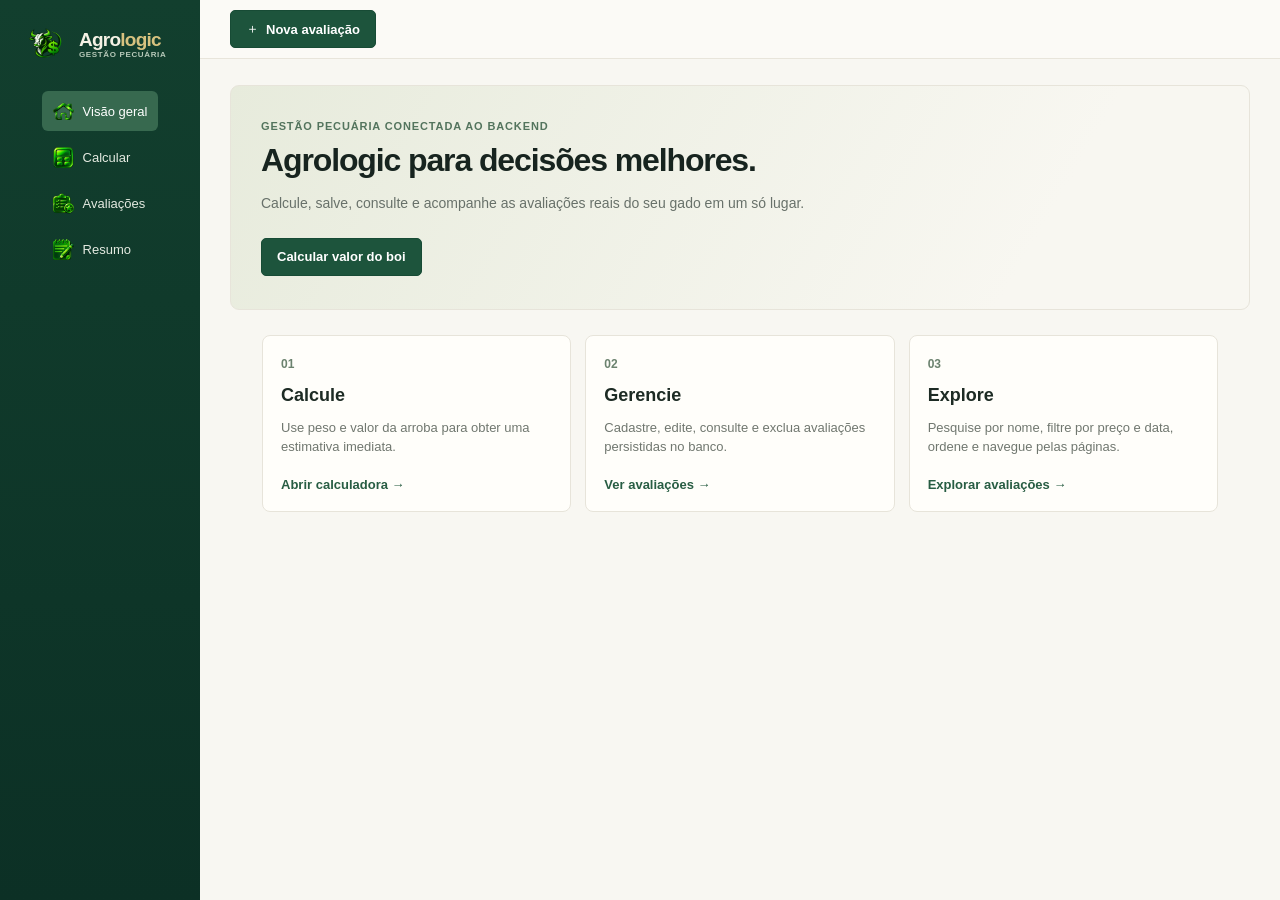
<file: frontend/index.html>
<!doctype html>
<html lang="pt-BR">
  <head>
    <meta charset="UTF-8" />
    <meta name="viewport" content="width=device-width, initial-scale=1.0" />
    <meta name="api-base-url" content="http://127.0.0.1:5000" />
    <title>Agrologic | Gestão pecuária</title>
    <link rel="icon" type="image/png" href="./assets/agrologic-logo.png" />
    <link rel="stylesheet" href="./style.css" />
  </head>
  <body>
    <script src="./app.js" defer></script>
  </body>
</html>
</file>
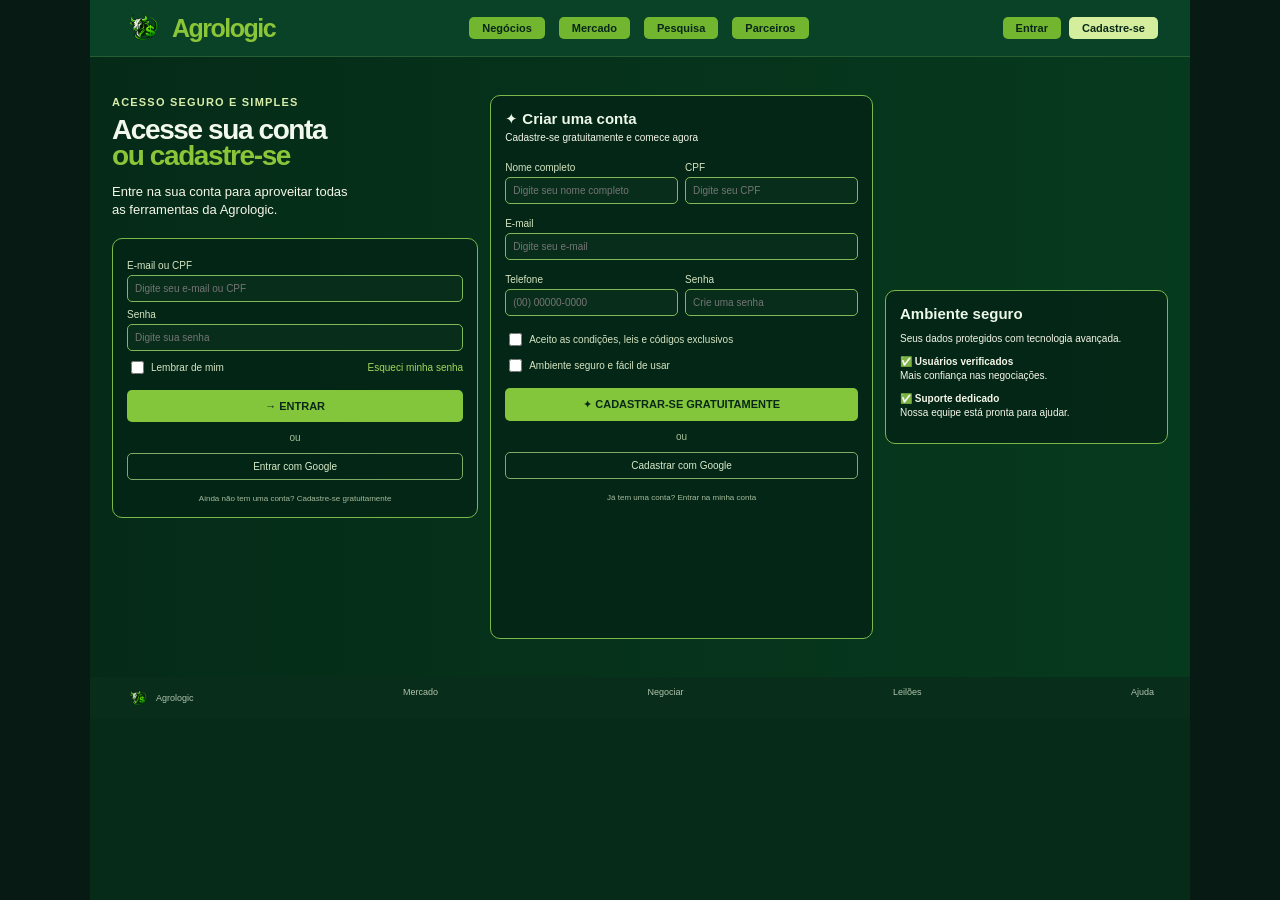
<file: frontend/conta.html>
<!doctype html>
<html lang="pt-BR"><head><meta charset="UTF-8"><meta name="viewport" content="width=device-width, initial-scale=1.0"><title>Agrologic | Conta</title><link rel="icon" type="image/png" href="assets/agrologic-logo.png"><link rel="stylesheet" href="style.css"></head><body><div class="site"><header class="topbar"><a class="brand" href="index.html"><img class="brand-logo" src="assets/agrologic-logo.png" alt=""> <span class="brand-name">Agro<span>logic</span></span></a><nav><a href="#">Negócios</a><a href="#">Mercado</a><a href="#">Pesquisa</a><a href="#">Parceiros</a></nav><div class="header-actions"><a class="small-btn" href="conta.html">Entrar</a><a class="small-btn light" href="conta.html">Cadastre-se</a></div></header><main class="account"><section class="account-intro"><p class="eyebrow">Acesso seguro e simples</p><h1>Acesse sua conta<br><strong>ou cadastre-se</strong></h1><p>Entre na sua conta para aproveitar todas as ferramentas da Agrologic.</p><form class="account-panel"><label>E-mail ou CPF<input required placeholder="Digite seu e-mail ou CPF"></label><label>Senha<input required type="password" placeholder="Digite sua senha"></label><label class="check"><input type="checkbox"> Lembrar de mim <a href="#">Esqueci minha senha</a></label><button class="primary" type="submit">→ ENTRAR</button><div class="or">ou</div><button class="outline" type="button">Entrar com Google</button><small>Ainda não tem uma conta? <a href="#cadastro">Cadastre-se gratuitamente</a></small></form></section><form class="register" id="cadastro"><h2>✦ Criar uma conta</h2><p>Cadastre-se gratuitamente e comece agora</p><div class="two"><label>Nome completo<input required placeholder="Digite seu nome completo"></label><label>CPF<input required placeholder="Digite seu CPF"></label></div><label>E-mail<input required type="email" placeholder="Digite seu e-mail"></label><div class="two"><label>Telefone<input placeholder="(00) 00000-0000"></label><label>Senha<input required type="password" placeholder="Crie uma senha"></label></div><label class="check"><input required type="checkbox"> Aceito as condições, leis e códigos exclusivos</label><label class="check"><input type="checkbox"> Ambiente seguro e fácil de usar</label><button class="primary" type="submit">✦ CADASTRAR-SE GRATUITAMENTE</button><div class="or">ou</div><button class="outline" type="button">Cadastrar com Google</button><small>Já tem uma conta? <a href="conta.html">Entrar na minha conta</a></small></form><aside class="trust"><h2>Ambiente seguro</h2><p>Seus dados protegidos com tecnologia avançada.</p><p>✅ <b>Usuários verificados</b><br>Mais confiança nas negociações.</p><p>✅ <b>Suporte dedicado</b><br>Nossa equipe está pronta para ajudar.</p></aside></main><footer><span class="footer-brand"><img class="brand-logo" src="assets/agrologic-logo.png" alt=""> Agrologic</span><span>Mercado</span><span>Negociar</span><span>Leilões</span><span>Ajuda</span></footer></div></body></html>
</file>
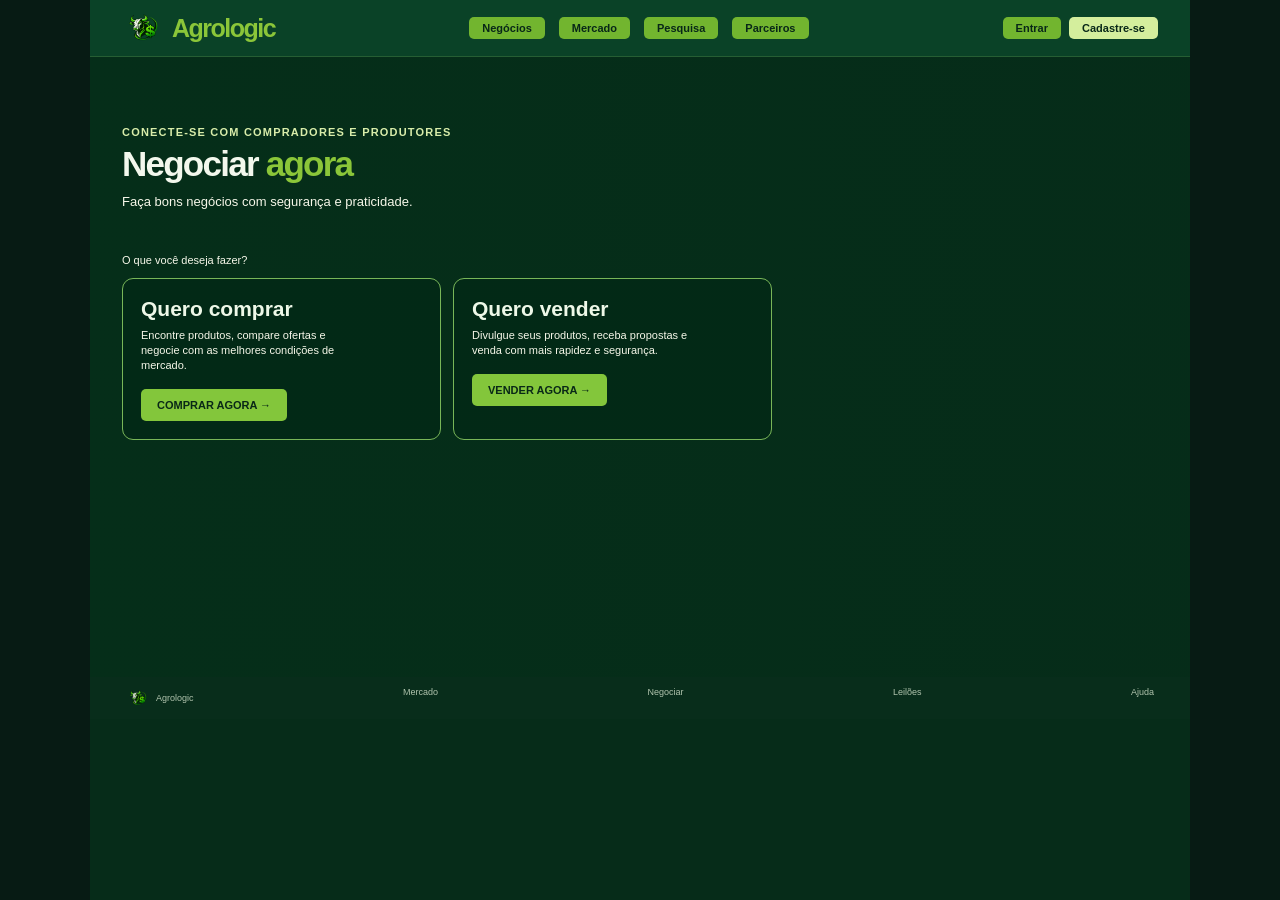
<file: frontend/negociar.html>
<!doctype html>
<html lang="pt-BR"><head><meta charset="UTF-8"><meta name="viewport" content="width=device-width, initial-scale=1.0"><title>Agrologic | Negociar</title><link rel="icon" type="image/png" href="assets/agrologic-logo.png"><link rel="stylesheet" href="style.css"></head><body><div class="site"><header class="topbar"><a class="brand" href="index.html"><img class="brand-logo" src="assets/agrologic-logo.png" alt=""> <span class="brand-name">Agro<span>logic</span></span></a><nav><a href="#">Negócios</a><a href="#">Mercado</a><a href="#">Pesquisa</a><a href="#">Parceiros</a></nav><div class="header-actions"><a class="small-btn" href="conta.html">Entrar</a><a class="small-btn light" href="conta.html">Cadastre-se</a></div></header><main class="negotiate"><div class="negotiate-copy"><p class="eyebrow">Conecte-se com compradores e produtores</p><h1>Negociar <strong>agora</strong></h1><p>Faça bons negócios com segurança e praticidade.</p><p class="question">O que você deseja fazer?</p><div class="choice-grid"><article class="choice"><h2>Quero comprar</h2><p>Encontre produtos, compare ofertas e negocie com as melhores condições de mercado.</p><a class="primary" href="conta.html">COMPRAR AGORA →</a></article><article class="choice"><h2>Quero vender</h2><p>Divulgue seus produtos, receba propostas e venda com mais rapidez e segurança.</p><a class="primary" href="conta.html">VENDER AGORA →</a></article></div></div></main><footer><span class="footer-brand"><img class="brand-logo" src="assets/agrologic-logo.png" alt=""> Agrologic</span><span>Mercado</span><span>Negociar</span><span>Leilões</span><span>Ajuda</span></footer></div></body></html>
</file>
<file: frontend/style.css>
:root { color: #edf7e9; background: #071b14; font-family: 'Trebuchet MS', sans-serif; }
* { box-sizing: border-box; }
body { margin: 0; min-width: 320px; background: #071b14; }
button, input { font: inherit; }
button { cursor: pointer; }
.app-shell { width: min(1180px, calc(100% - 24px)); min-height: 100vh; margin: 0 auto; background: #0b3928; border: 1px solid rgba(155, 211, 96, .2); box-shadow: 0 20px 60px rgba(0, 0, 0, .25); }
.topbar { display: flex; align-items: center; justify-content: space-between; gap: 24px; padding: 18px 28px; background: #082b20; border-bottom: 1px solid rgba(167, 220, 105, .18); }
.brand { display: inline-flex; align-items: center; gap: 8px; padding: 0; border: 0; background: none; color: #f2f8ed; font-size: 2rem; font-weight: 900; letter-spacing: -.06em; }
.brand > span:last-child { color: #9bda4c; }
.brand-mark { display: grid; place-items: center; width: 30px; height: 30px; border: 2px solid #a9df62; border-radius: 50%; color: #a9df62; font-size: .9rem; }
nav { display: flex; flex-wrap: wrap; justify-content: flex-end; gap: 8px; }
.nav-btn, .secondary, .table-action, .close { border: 1px solid rgba(159, 211, 99, .24); border-radius: 7px; background: rgba(153, 211, 77, .1); color: #e5f3d5; padding: 9px 13px; }
.nav-btn.active, .nav-btn:hover { background: #8ed33f; color: #102315; }
.primary { border: 0; border-radius: 7px; background: #91d843; color: #102514; padding: 11px 17px; font-weight: 900; }
.secondary:hover, .table-action:hover { background: rgba(163, 219, 84, .23); }
.page, .dashboard { padding: 30px 24px 42px; }
.hero { min-height: 350px; display: flex; align-items: center; padding: 42px; border-radius: 16px; background: linear-gradient(90deg, rgba(5, 31, 21, .94), rgba(5, 31, 21, .4)), url('https://images.unsplash.com/photo-1500595046743-cd271d694d30?auto=format&fit=crop&w=1400&q=85') center/cover; }
.hero > div { max-width: 520px; }
.eyebrow { margin: 0 0 10px; color: #d8f2a1; font-size: .73rem; font-weight: 900; letter-spacing: .13em; text-transform: uppercase; }
h1 { margin: 0 0 14px; color: #f3f8ed; font-size: clamp(2.2rem, 5vw, 3.6rem); line-height: .98; letter-spacing: -.05em; }
h2 { color: #eef8e8; }
.hero p:not(.eyebrow), .intro { max-width: 550px; color: rgba(237, 245, 232, .78); line-height: 1.5; }
.hero .primary { margin-top: 12px; }
.feature-grid { display: grid; grid-template-columns: repeat(3, 1fr); gap: 14px; margin-top: 14px; }
.feature-grid article { min-height: 190px; padding: 20px; border: 1px solid rgba(154, 208, 98, .2); border-radius: 13px; background: linear-gradient(145deg, rgba(20, 87, 51, .68), rgba(7, 35, 24, .75)); }
.feature-grid article > span { color: #9bd94f; font-size: .8rem; font-weight: 900; }
.feature-grid h2 { margin: 16px 0 8px; font-size: 1.35rem; }
.feature-grid p { min-height: 48px; color: rgba(236, 244, 230, .72); line-height: 1.4; }
.feature-grid button { margin-top: 8px; border: 0; background: none; color: #c9eb96; font-weight: 800; }
.panel { padding: 24px; border: 1px solid rgba(157, 207, 101, .2); border-radius: 15px; background: rgba(5, 34, 23, .66); }
.panel h1 { font-size: clamp(2rem, 4vw, 3rem); }
.calculator-panel { max-width: 820px; margin: 0 auto; }
.form-grid { display: grid; grid-template-columns: repeat(2, 1fr); gap: 15px; margin: 24px 0; }
.field { display: flex; flex-direction: column; gap: 7px; color: #dbeebf; font-size: .78rem; font-weight: 800; }
.field input, .filter-grid input, .lookup input { width: 100%; border: 1px solid rgba(156, 204, 100, .24); border-radius: 7px; background: rgba(255, 255, 255, .045); color: #f2f8ed; padding: 11px 12px; outline: none; }
.field input:focus, .filter-grid input:focus, .lookup input:focus { border-color: #9bd856; }
.actions, .lookup, .filter-grid { display: flex; flex-wrap: wrap; gap: 10px; }
.result-box { display: grid; grid-template-columns: repeat(3, 1fr); gap: 12px; margin: 22px 0 14px; padding: 16px; border: 1px solid rgba(159, 217, 89, .25); border-radius: 10px; background: rgba(111, 170, 53, .13); }
.result-box div, .stat { display: flex; flex-direction: column; gap: 7px; }
.result-box span, .stat span, .summary-row span { color: rgba(219, 235, 195, .68); font-size: .72rem; text-transform: uppercase; letter-spacing: .07em; }
.result-box strong { font-size: 1.1rem; }
.error { color: #ffb7b7; font-weight: 700; }
.success { color: #c9f48c; font-weight: 700; }
.panel-title { display: flex; align-items: flex-start; justify-content: space-between; gap: 20px; }
.panel-title h1, .panel-title h2 { margin-bottom: 0; }
.endpoint { color: #a9df62; font-family: monospace; font-size: .78rem; }
.filter-grid { margin: 22px 0 12px; }
.filter-grid input { flex: 1 1 170px; }
.lookup { max-width: 330px; margin-bottom: 20px; }
.lookup input { flex: 1; }
.table-wrap { overflow-x: auto; margin-top: 20px; }
table { width: 100%; border-collapse: collapse; min-width: 760px; }
th, td { padding: 13px 10px; border-bottom: 1px solid rgba(161, 211, 101, .12); text-align: left; font-size: .83rem; }
th { color: #b9e878; font-size: .72rem; text-transform: uppercase; letter-spacing: .06em; }
.table-action { padding: 6px 8px; margin-right: 5px; font-size: .75rem; }
.table-action.danger { color: #ffb4b4; border-color: rgba(255, 125, 125, .22); background: rgba(255, 90, 90, .1); }
.edit-panel { margin-top: 18px; }
.close { padding: 3px 10px; font-size: 1.2rem; }
.stats { display: grid; grid-template-columns: repeat(4, 1fr); gap: 12px; }
.stat { min-height: 92px; padding: 15px; border: 1px solid rgba(155, 210, 97, .15); border-radius: 10px; background: rgba(111, 171, 52, .12); }
.stat strong { font-size: 1.15rem; }
.summary-columns { display: grid; grid-template-columns: repeat(2, 1fr); gap: 18px; margin-top: 25px; }
.summary-list { padding: 18px; border: 1px solid rgba(155, 210, 97, .14); border-radius: 11px; background: rgba(3, 25, 16, .3); }
.summary-list h2 { margin-top: 0; font-size: 1.2rem; }
.summary-row { display: flex; align-items: center; justify-content: space-between; gap: 15px; padding: 13px 0; border-bottom: 1px solid rgba(155, 210, 97, .1); }
.summary-row:last-child { border-bottom: 0; }
.summary-row div { display: flex; flex-direction: column; gap: 5px; }
.empty { color: rgba(227, 239, 214, .68); }
.records-tools { display: grid; grid-template-columns: repeat(2, minmax(0, 1fr)); gap: 12px; margin-top: 22px; }
.tool-form { min-width: 0; padding: 16px; border: 1px solid rgba(155, 210, 97, .14); border-radius: 10px; background: rgba(3, 25, 16, .3); }
.tool-form h2 { margin: 0 0 12px; font-size: 1rem; }
.tool-form .filter-grid { margin: 0 0 10px; }
.tool-form .filter-grid input, .tool-form select { flex: 1 1 130px; min-width: 0; border: 1px solid rgba(156, 204, 100, .24); border-radius: 7px; background: #103b29; color: #f2f8ed; padding: 10px 11px; }
.tool-form .field { flex: 1 1 130px; }
.tool-form .field input { border: 1px solid rgba(156, 204, 100, .24); border-radius: 7px; background: rgba(255, 255, 255, .045); color: #f2f8ed; padding: 10px 11px; }
.tool-row { display: flex; flex-wrap: wrap; gap: 10px; margin-bottom: 10px; }
.tool-row form { display: flex; flex: 1 1 140px; align-items: flex-end; gap: 8px; }
.tool-row form .field { min-width: 0; }
.tool-row .secondary { flex: 0 0 auto; }
.tool-form.lookup { display: block; max-width: none; margin: 0; }
.records-actions { display: flex; justify-content: flex-end; margin-top: 12px; }
.pagination { display: flex; flex-wrap: wrap; align-items: center; justify-content: space-between; gap: 12px; margin-top: 16px; color: rgba(219, 235, 195, .8); font-size: .85rem; }
.pagination label, .pagination > div { display: flex; align-items: center; gap: 8px; }
.pagination select { border: 1px solid rgba(156, 204, 100, .24); border-radius: 7px; background: #103b29; color: #f2f8ed; padding: 8px; }
.pagination button:disabled { cursor: not-allowed; opacity: .45; }
@media (max-width: 800px) { .topbar { align-items: flex-start; flex-direction: column; } .feature-grid, .summary-columns { grid-template-columns: 1fr; } .stats { grid-template-columns: repeat(2, 1fr); } .hero { min-height: 320px; padding: 28px; } }
@media (max-width: 800px) { .records-tools { grid-template-columns: 1fr; } }
@media (max-width: 560px) { .page, .dashboard { padding: 18px 12px 30px; } .panel { padding: 17px; } .form-grid, .result-box { grid-template-columns: 1fr; } .stats { grid-template-columns: 1fr; } .panel-title { flex-direction: column; } .tool-row form { flex-basis: 100%; } .pagination { align-items: flex-start; flex-direction: column; } }:root{font-family:'Trebuchet MS',sans-serif;color:#f6f7e9;background:#f3f4f1;font-synthesis:none;text-rendering:optimizeLegibility;-webkit-font-smoothing:antialiased}*{box-sizing:border-box}body{margin:0;min-width:320px}button,input{font:inherit}a{color:inherit;text-decoration:none}.site{max-width:1100px;margin:0 auto;min-height:100vh;background:#062c19}.topbar{min-height:52px;background:#0a4227;display:flex;align-items:center;gap:28px;padding:9px 32px}.brand{font-size:25px;font-weight:bold;white-space:nowrap}.brand span:last-child,strong{color:#8bc639}.brand-mark{display:inline-grid;place-items:center;border:2px solid #a9d65d;border-radius:50%;color:#a9d65d;width:27px;height:27px;margin-right:5px;font-size:16px}nav{display:flex;gap:14px;flex:1;justify-content:center}nav a,.small-btn{background:#72b52f;color:#082718;border:0;border-radius:5px;padding:5px 13px;font-size:11px;font-weight:bold}.header-actions{display:flex;gap:8px}.small-btn.light{background:#d4ee9d}footer{background:#082d1b;padding:10px 36px;display:flex;justify-content:space-between;color:#b1c4ae;font-size:9px}.home,.account,.negotiate{min-height:620px;background:#0c4827;position:relative;overflow:hidden}.hero{min-height:385px;background:linear-gradient(90deg,rgba(6,43,25,.98),rgba(6,43,25,.75) 39%,rgba(6,43,25,.04)),url('https://images.unsplash.com/photo-1500595046743-cd271d694d30?auto=format&fit=crop&w=1400&q=85') center/cover;padding:38px 42px}.hero-copy{max-width:390px}.eyebrow{color:#d9edaa;text-transform:uppercase;letter-spacing:1.2px;font-size:11px;font-weight:bold;margin:0 0 7px}h1{font-size:37px;line-height:.95;margin:0 0 12px}p{font-size:13px;line-height:1.35}.primary{display:inline-block;border:0;border-radius:5px;background:#83c63b;color:#092817;font-weight:bold;padding:10px 16px;font-size:11px;cursor:pointer}.hero-links{display:flex;gap:12px;margin-top:20px;padding:12px;border:1px solid #75ad46;border-radius:6px;font-size:10px}.feature-grid{display:grid;grid-template-columns:repeat(3,1fr);gap:9px;padding:10px 32px 22px}.feature{min-height:130px;padding:14px;border:1px solid #5d9c48;border-radius:10px;background-position:center;background-size:cover;overflow:hidden}.feature>div{background:rgba(6,42,24,.72);height:100%;margin:-14px;padding:14px}.feature h2{margin:0;font-size:17px}.feature p{margin:5px 0 12px;font-size:11px}.feature a{font-size:9px;padding:7px 10px;background:#d5ee9d;color:#163b20;font-weight:bold;border-radius:4px}.cattle{background-image:url('https://images.unsplash.com/photo-1500595046743-cd271d694d30?auto=format&fit=crop&w=600&q=80')}.market{background-image:url('https://images.unsplash.com/photo-1464226184884-fa280b87c399?auto=format&fit=crop&w=600&q=80')}.auction{background-image:url('https://images.unsplash.com/photo-1516467508483-a7212febe31a?auto=format&fit=crop&w=600&q=80')}.account{display:grid;grid-template-columns:1.1fr 1.15fr .85fr;gap:12px;padding:38px 22px;background:linear-gradient(90deg,rgba(5,43,24,.97),rgba(6,62,31,.78)),url('https://images.unsplash.com/photo-1500076656116-558758c991c1?auto=format&fit=crop&w=1400&q=80') center/cover}.account h1{font-size:28px}.account-intro>p:not(.eyebrow){max-width:250px}.account-panel,.register,.trust{border:1px solid #7ab84c;background:rgba(4,37,22,.9);border-radius:10px;padding:14px}.account-panel{margin-top:20px}.account label,.register label{display:block;color:#d6e5c2;font-size:10px;margin:7px 0}.account input:not([type=checkbox]),.register input:not([type=checkbox]){display:block;width:100%;border:1px solid #81b95a;background:#082d1b;color:white;border-radius:5px;padding:7px;margin-top:4px;font-size:10px}.check{display:flex!important;align-items:center;gap:4px}.check input{accent-color:#83c63b}.check a{margin-left:auto;color:#a7d65e}.account-panel .primary,.register .primary{width:100%;margin-top:6px}.or{text-align:center;margin:10px 0;color:#a6bf99;font-size:10px}.outline{width:100%;color:#d7ebc9;background:transparent;border:1px solid #7eac67;border-radius:5px;padding:7px;font-size:10px}.account small,.register small{display:block;text-align:center;color:#a6bb9d;font-size:8px;margin-top:14px}.register h2,.trust h2{font-size:15px;margin:0}.register p{margin:3px 0 10px;font-size:10px}.two{display:grid;grid-template-columns:1fr 1fr;gap:7px}.trust{align-self:center}.trust p{font-size:10px}.negotiate{background:linear-gradient(90deg,rgba(5,46,25,.98),rgba(5,46,25,.8) 35%,rgba(5,46,25,.1)),url('https://images.unsplash.com/photo-1500076656116-558758c991c1?auto=format&fit=crop&w=1400&q=85') center/cover;padding:68px 32px;min-height:620px}.negotiate-copy{max-width:650px}.negotiate h1{font-size:35px}.question{margin-top:42px;font-size:11px}.choice-grid{display:grid;grid-template-columns:1fr 1fr;gap:12px}.choice{background:rgba(3,42,23,.9);border:1px solid #78b658;border-radius:11px;padding:18px;min-height:160px}.choice h2{margin:0;font-size:21px}.choice p{font-size:11px;max-width:220px;margin:7px 0 16px}@media(max-width:760px){.topbar{padding:10px 14px;gap:8px;flex-wrap:wrap}.brand{font-size:20px}nav{order:3;width:100%;overflow:auto;justify-content:flex-start}.header-actions{margin-left:auto}footer{flex-wrap:wrap;gap:8px;padding:10px 14px}.hero{padding:30px 22px;min-height:390px}.feature-grid{grid-template-columns:1fr;padding:10px 16px 20px}.account{grid-template-columns:1fr;padding:26px 18px}.trust{display:none}.account-panel{margin-top:14px}.negotiate{padding:45px 20px}.choice-grid{grid-template-columns:1fr}.choice{min-height:auto}}
:root { color-scheme: light; }
body.app-view { min-width: 320px; background: #f5f4ee; color: #17241f; font-family: 'Segoe UI', Arial, sans-serif; }
body.app-view * { box-sizing: border-box; }
body.app-view button, body.app-view input, body.app-view select { font: inherit; }
body.app-view button { cursor: pointer; }
body.app-view .app-shell { display: grid; grid-template-columns: 200px minmax(0, 1fr); width: 100%; min-height: 100vh; margin: 0; overflow: hidden; background: #f8f7f2; border: 0; box-shadow: none; }
body.app-view .sidebar { display: flex; flex-direction: column; min-height: 100vh; padding: 22px 14px; background: linear-gradient(180deg, #123f2e 0%, #0c3025 100%); color: #f4f3e8; }
body.app-view .brand { display: flex; align-items: center; gap: 10px; width: 100%; padding: 0 7px 25px; border: 0; background: transparent; color: #f5f3e8; text-align: left; }
body.app-view .brand-logo { display: block; flex: 0 0 48px; width: 48px; height: 44px; object-fit: contain; }
body.app-view .brand-copy { display: grid; gap: 1px; }
body.app-view .brand-copy strong { color: #f4f1e4; font-size: 19px; line-height: 1; letter-spacing: -.04em; }
body.app-view .brand-copy strong span { color: #d7c27f; }
body.app-view .brand-copy small { color: #b7c9b9; font-size: 8px; font-weight: 600; letter-spacing: .08em; }
body.app-view .side-nav { display: grid; align-content: start; gap: 6px; flex: 1; }
body.app-view .side-nav .nav-btn { display: flex; align-items: center; gap: 11px; min-height: 40px; padding: 9px 11px; border: 0; border-radius: 6px; background: transparent; color: #e4eae1; font-size: 13px; font-weight: 500; text-align: left; }
body.app-view .side-nav .nav-btn:hover, body.app-view .side-nav .nav-btn.active { background: #37694f; color: #fff; }
body.app-view .nav-icon { display: inline-grid; width: 19px; place-items: center; color: #d5e0d4; font-size: 16px; }
body.app-view .nav-icon img { display: block; width: 21px; height: 21px; object-fit: contain; }
body.app-view .workspace { min-width: 0; }
body.app-view .topbar { position: relative; z-index: 1; display: flex; align-items: center; justify-content: space-between; min-height: 58px; gap: 16px; padding: 10px 30px; border-bottom: 1px solid #e8e5db; background: #fbfaf6; }
body.app-view .breadcrumb { margin: 0; color: #757b73; font-size: 12px; }
body.app-view .breadcrumb span { margin: 0 7px; color: #b5b7af; }
body.app-view .page, body.app-view .dashboard { width: min(1180px, 100%); margin: 0 auto; padding: 26px 30px 36px; }
body.app-view .page { display: grid; gap: 16px; }
body.app-view .hero { display: flex; align-items: center; min-height: 225px; padding: 30px; border: 1px solid #e7e4da; border-radius: 9px; background: linear-gradient(120deg, #e7ebdc, #f8f7f1 78%); }
body.app-view .hero > div { max-width: 560px; }
body.app-view .hero h1, body.app-view .page h1 { margin: 0 0 9px; color: #17241f; font-size: clamp(24px, 3vw, 32px); font-weight: 700; line-height: 1.15; letter-spacing: -.035em; }
body.app-view .hero p:not(.eyebrow), body.app-view .intro { max-width: 560px; color: #68716a; font-size: 14px; line-height: 1.55; }
body.app-view .eyebrow { margin: 0 0 8px; color: #53745d; font-size: 11px; font-weight: 700; letter-spacing: .08em; text-transform: uppercase; }
body.app-view .hero .primary { margin-top: 9px; }
body.app-view .primary { display: inline-flex; align-items: center; justify-content: center; gap: 7px; min-height: 38px; padding: 9px 15px; border: 1px solid #174b35; border-radius: 5px; background: #1d543c; color: #fff; font-size: 13px; font-weight: 600; }
body.app-view .primary:hover { background: #174630; }
body.app-view .primary:disabled { cursor: wait; opacity: .65; }
body.app-view .secondary, body.app-view .table-action, body.app-view .close { min-height: 36px; padding: 8px 12px; border: 1px solid #d9d8ce; border-radius: 5px; background: #faf9f5; color: #35433b; font-size: 13px; }
body.app-view .secondary:hover, body.app-view .table-action:hover, body.app-view .close:hover { background: #efeee7; }
body.app-view .feature-grid { display: grid; grid-template-columns: repeat(3, minmax(0, 1fr)); gap: 14px; margin-top: 15px; }
body.app-view .feature-grid article { min-height: 165px; padding: 18px; border: 1px solid #e7e4da; border-radius: 8px; background: #fffefa; }
body.app-view .feature-grid article > span { color: #6b826e; font-size: 12px; font-weight: 700; }
body.app-view .feature-grid h2 { margin: 13px 0 6px; color: #1d2b24; font-size: 18px; }
body.app-view .feature-grid p { min-height: 40px; color: #70776f; font-size: 13px; line-height: 1.45; }
body.app-view .feature-grid button { margin: 5px 0 0; padding: 0; border: 0; background: transparent; color: #285d43; font-size: 13px; font-weight: 600; }
body.app-view .panel { min-width: 0; padding: 22px; border: 1px solid #e7e4da; border-radius: 8px; background: #fffefa; box-shadow: 0 2px 8px rgba(31, 44, 35, .035); }
body.app-view .panel h1 { font-size: clamp(23px, 3vw, 29px); }
body.app-view .panel h2 { color: #24352b; }
body.app-view .calculator-panel { max-width: 820px; margin: 0 auto; }
body.app-view .form-grid { display: grid; grid-template-columns: repeat(2, minmax(0, 1fr)); gap: 15px; margin: 22px 0; }
body.app-view .field { display: flex; min-width: 0; flex-direction: column; gap: 6px; color: #35443b; font-size: 12px; font-weight: 600; }
body.app-view .field input, body.app-view .filter-grid input, body.app-view .lookup input, body.app-view .tool-form select { width: 100%; min-width: 0; min-height: 37px; padding: 8px 10px; border: 1px solid #deddd4; border-radius: 5px; outline: none; background: #fbfaf6; color: #25332b; font-size: 13px; }
body.app-view .field input:focus, body.app-view .filter-grid input:focus, body.app-view .lookup input:focus, body.app-view .tool-form select:focus { border-color: #63846b; box-shadow: 0 0 0 2px rgba(65, 108, 76, .12); }
body.app-view .actions, body.app-view .lookup, body.app-view .filter-grid { display: flex; flex-wrap: wrap; gap: 9px; }
body.app-view .result-box { display: grid; grid-template-columns: repeat(3, minmax(0, 1fr)); gap: 12px; margin: 20px 0 12px; padding: 16px; border: 1px solid #dce2d2; border-radius: 7px; background: #edf0e5; }
body.app-view .result-box div, body.app-view .stat { display: flex; min-width: 0; flex-direction: column; gap: 7px; }
body.app-view .result-box span, body.app-view .stat span, body.app-view .summary-row span { color: #70796f; font-size: 11px; }
body.app-view .result-box strong { color: #1e3d2c; font-size: 18px; }
body.app-view .error { color: #b33a32; font-weight: 600; }
body.app-view .success { color: #276344; font-weight: 600; }
body.app-view .panel-title { display: flex; align-items: flex-start; justify-content: space-between; gap: 18px; }
body.app-view .panel-title h1, body.app-view .panel-title h2 { margin-bottom: 0; }
body.app-view .endpoint { color: #6e7c70; font-family: monospace; font-size: 12px; }
body.app-view .filter-grid { margin: 12px 0; }
body.app-view .filter-grid input { flex: 1 1 150px; }
body.app-view .lookup { max-width: 330px; margin-bottom: 15px; }
body.app-view .lookup input { flex: 1; }
body.app-view .table-wrap { overflow-x: auto; margin-top: 17px; border: 1px solid #e9e7df; border-radius: 6px; }
body.app-view table { width: 100%; border-collapse: collapse; min-width: 760px; }
body.app-view th, body.app-view td { padding: 11px 10px; border-bottom: 1px solid #eeece5; color: #37433b; text-align: left; font-size: 12px; }
body.app-view th { background: #edf0e7; color: #344b3a; font-size: 11px; font-weight: 700; }
body.app-view tr:last-child td { border-bottom: 0; }
body.app-view .table-action { min-height: 30px; margin-right: 5px; padding: 5px 8px; font-size: 11px; }
body.app-view .table-action.danger { border-color: #edc9c4; background: #fff8f6; color: #b34338; }
body.app-view .edit-panel { margin-top: 16px; }
body.app-view .close { padding: 2px 10px; font-size: 20px; }
body.app-view .stats { display: grid; grid-template-columns: repeat(4, minmax(0, 1fr)); gap: 11px; margin-top: 18px; }
body.app-view .stat { min-height: 80px; padding: 14px; border: 1px solid #e8e6de; border-radius: 7px; background: #fffefa; }
body.app-view .stat strong { color: #1e3026; font-size: 17px; }
body.app-view .summary-columns { display: grid; grid-template-columns: repeat(2, minmax(0, 1fr)); gap: 14px; margin-top: 17px; }
body.app-view .summary-list { min-width: 0; padding: 16px; border: 1px solid #e8e6de; border-radius: 7px; background: #fffefa; }
body.app-view .summary-list h2 { margin: 0 0 7px; font-size: 15px; }
body.app-view .summary-row { display: flex; align-items: center; justify-content: space-between; gap: 15px; padding: 12px 0; border-bottom: 1px solid #eeece5; }
body.app-view .summary-row:last-child { border-bottom: 0; }
body.app-view .summary-row div { display: flex; min-width: 0; flex-direction: column; gap: 4px; }
body.app-view .summary-row strong { color: #2f3e34; }
body.app-view .empty { color: #717a72; }
body.app-view .records-tools { display: grid; grid-template-columns: repeat(2, minmax(0, 1fr)); gap: 12px; margin-top: 19px; }
body.app-view .tool-form { min-width: 0; padding: 15px; border: 1px solid #e8e6de; border-radius: 7px; background: #fbfaf6; }
body.app-view .tool-form h2 { margin: 0 0 10px; font-size: 14px; }
body.app-view .tool-form .filter-grid { margin: 0 0 10px; }
body.app-view .tool-form .filter-grid input, body.app-view .tool-form select { flex: 1 1 130px; }
body.app-view .tool-form .field { flex: 1 1 130px; }
body.app-view .tool-form .field input { min-height: 35px; }
body.app-view .tool-row { display: flex; flex-wrap: wrap; gap: 10px; margin-bottom: 10px; }
body.app-view .tool-row form { display: flex; flex: 1 1 140px; align-items: flex-end; gap: 8px; }
body.app-view .tool-row form .field { min-width: 0; }
body.app-view .tool-row .secondary { flex: 0 0 auto; }
body.app-view .tool-form.lookup { display: block; max-width: none; margin: 0; }
body.app-view .records-actions { display: flex; justify-content: flex-end; margin-top: 12px; }
body.app-view .pagination { display: flex; flex-wrap: wrap; align-items: center; justify-content: space-between; gap: 12px; margin-top: 14px; color: #68736b; font-size: 12px; }
body.app-view .pagination label, body.app-view .pagination > div { display: flex; align-items: center; gap: 8px; }
body.app-view .pagination select { padding: 7px 9px; border: 1px solid #deddd4; border-radius: 5px; background: #fbfaf6; color: #25332b; }
body.app-view .pagination button:disabled { cursor: not-allowed; opacity: .45; }
.brand-logo { display: block; width: 42px; height: 38px; object-fit: contain; }
.brand-name { color: #f5f3e8; font-size: 25px; font-weight: 700; white-space: nowrap; }
.brand > .brand-name { color: #f5f3e8; }
.brand-name > span { color: #8bc639; }
footer .footer-brand { display: inline-flex; align-items: center; gap: 6px; }
footer .footer-brand .brand-logo { width: 24px; height: 22px; }
@media (max-width: 820px) {
  body.app-view .app-shell { grid-template-columns: 180px minmax(0, 1fr); }
  body.app-view .sidebar { padding-right: 10px; padding-left: 10px; }
  body.app-view .topbar { padding-right: 20px; padding-left: 20px; }
  body.app-view .page, body.app-view .dashboard { padding-right: 20px; padding-left: 20px; }
  body.app-view .feature-grid, body.app-view .summary-columns { grid-template-columns: 1fr; }
  body.app-view .stats { grid-template-columns: repeat(2, minmax(0, 1fr)); }
}
@media (max-width: 600px) {
  body.app-view .app-shell { grid-template-columns: minmax(0, 1fr); }
  body.app-view .sidebar { min-height: auto; padding: 12px 14px 9px; }
  body.app-view .brand { padding: 0 5px 12px; }
  body.app-view .side-nav { display: flex; overflow-x: auto; gap: 5px; }
  body.app-view .side-nav .nav-btn { flex: 0 0 auto; min-height: 36px; padding: 8px 10px; font-size: 12px; }
  body.app-view .nav-icon { width: 16px; }
  body.app-view .topbar { min-height: 49px; padding: 8px 14px; }
  body.app-view .topbar .primary { min-height: 34px; padding: 7px 10px; font-size: 12px; }
  body.app-view .page, body.app-view .dashboard { padding: 17px 13px 24px; }
  body.app-view .panel { padding: 16px; }
  body.app-view .hero { min-height: 210px; padding: 22px; }
  body.app-view .form-grid, body.app-view .result-box { grid-template-columns: 1fr; }
  body.app-view .stats { grid-template-columns: repeat(2, minmax(0, 1fr)); }
  body.app-view .records-tools { grid-template-columns: 1fr; }
  body.app-view .panel-title { flex-direction: column; }
  body.app-view .tool-row form { flex-basis: 100%; }
  body.app-view .pagination { align-items: flex-start; flex-direction: column; }
}:root{font-family:'Trebuchet MS',sans-serif;color:#f6f7e9;background:#f3f4f1;font-synthesis:none;text-rendering:optimizeLegibility;-webkit-font-smoothing:antialiased}*{box-sizing:border-box}body{margin:0;min-width:320px}button,input{font:inherit}a{color:inherit;text-decoration:none}.site{max-width:1100px;margin:0 auto;min-height:100vh;background:#062c19}.topbar{min-height:52px;background:#0a4227;display:flex;align-items:center;gap:28px;padding:9px 32px}.brand{font-size:25px;font-weight:bold;white-space:nowrap}.brand span:last-child,strong{color:#8bc639}.brand-mark{display:inline-grid;place-items:center;border:2px solid #a9d65d;border-radius:50%;color:#a9d65d;width:27px;height:27px;margin-right:5px;font-size:16px}nav{display:flex;gap:14px;flex:1;justify-content:center}nav a,.small-btn{background:#72b52f;color:#082718;border:0;border-radius:5px;padding:5px 13px;font-size:11px;font-weight:bold}.header-actions{display:flex;gap:8px}.small-btn.light{background:#d4ee9d}footer{background:#082d1b;padding:10px 36px;display:flex;justify-content:space-between;color:#b1c4ae;font-size:9px}.home,.account,.negotiate{min-height:620px;background:#0c4827;position:relative;overflow:hidden}.hero{min-height:385px;background:linear-gradient(90deg,rgba(6,43,25,.98),rgba(6,43,25,.75) 39%,rgba(6,43,25,.04)),url('https://images.unsplash.com/photo-1500595046743-cd271d694d30?auto=format&fit=crop&w=1400&q=85') center/cover;padding:38px 42px}.hero-copy{max-width:390px}.eyebrow{color:#d9edaa;text-transform:uppercase;letter-spacing:1.2px;font-size:11px;font-weight:bold;margin:0 0 7px}h1{font-size:37px;line-height:.95;margin:0 0 12px}p{font-size:13px;line-height:1.35}.primary{display:inline-block;border:0;border-radius:5px;background:#83c63b;color:#092817;font-weight:bold;padding:10px 16px;font-size:11px;cursor:pointer}.hero-links{display:flex;gap:12px;margin-top:20px;padding:12px;border:1px solid #75ad46;border-radius:6px;font-size:10px}.feature-grid{display:grid;grid-template-columns:repeat(3,1fr);gap:9px;padding:10px 32px 22px}.feature{min-height:130px;padding:14px;border:1px solid #5d9c48;border-radius:10px;background-position:center;background-size:cover;overflow:hidden}.feature>div{background:rgba(6,42,24,.72);height:100%;margin:-14px;padding:14px}.feature h2{margin:0;font-size:17px}.feature p{margin:5px 0 12px;font-size:11px}.feature a{font-size:9px;padding:7px 10px;background:#d5ee9d;color:#163b20;font-weight:bold;border-radius:4px}.cattle{background-image:url('https://images.unsplash.com/photo-1500595046743-cd271d694d30?auto=format&fit=crop&w=600&q=80')}.market{background-image:url('https://images.unsplash.com/photo-1464226184884-fa280b87c399?auto=format&fit=crop&w=600&q=80')}.auction{background-image:url('https://images.unsplash.com/photo-1516467508483-a7212febe31a?auto=format&fit=crop&w=600&q=80')}.account{display:grid;grid-template-columns:1.1fr 1.15fr .85fr;gap:12px;padding:38px 22px;background:linear-gradient(90deg,rgba(5,43,24,.97),rgba(6,62,31,.78)),url('https://images.unsplash.com/photo-1500076656116-558758c991c1?auto=format&fit=crop&w=1400&q=80') center/cover}.account h1{font-size:28px}.account-intro>p:not(.eyebrow){max-width:250px}.account-panel,.register,.trust{border:1px solid #7ab84c;background:rgba(4,37,22,.9);border-radius:10px;padding:14px}.account-panel{margin-top:20px}.account label,.register label{display:block;color:#d6e5c2;font-size:10px;margin:7px 0}.account input:not([type=checkbox]),.register input:not([type=checkbox]){display:block;width:100%;border:1px solid #81b95a;background:#082d1b;color:white;border-radius:5px;padding:7px;margin-top:4px;font-size:10px}.check{display:flex!important;align-items:center;gap:4px}.check input{accent-color:#83c63b}.check a{margin-left:auto;color:#a7d65e}.account-panel .primary,.register .primary{width:100%;margin-top:6px}.or{text-align:center;margin:10px 0;color:#a6bf99;font-size:10px}.outline{width:100%;color:#d7ebc9;background:transparent;border:1px solid #7eac67;border-radius:5px;padding:7px;font-size:10px}.account small,.register small{display:block;text-align:center;color:#a6bb9d;font-size:8px;margin-top:14px}.register h2,.trust h2{font-size:15px;margin:0}.register p{margin:3px 0 10px;font-size:10px}.two{display:grid;grid-template-columns:1fr 1fr;gap:7px}.trust{align-self:center}.trust p{font-size:10px}.negotiate{background:linear-gradient(90deg,rgba(5,46,25,.98),rgba(5,46,25,.8) 35%,rgba(5,46,25,.1)),url('https://images.unsplash.com/photo-1500076656116-558758c991c1?auto=format&fit=crop&w=1400&q=85') center/cover;padding:68px 32px;min-height:620px}.negotiate-copy{max-width:650px}.negotiate h1{font-size:35px}.question{margin-top:42px;font-size:11px}.choice-grid{display:grid;grid-template-columns:1fr 1fr;gap:12px}.choice{background:rgba(3,42,23,.9);border:1px solid #78b658;border-radius:11px;padding:18px;min-height:160px}.choice h2{margin:0;font-size:21px}.choice p{font-size:11px;max-width:220px;margin:7px 0 16px}@media(max-width:760px){.topbar{padding:10px 14px;gap:8px;flex-wrap:wrap}.brand{font-size:20px}nav{order:3;width:100%;overflow:auto;justify-content:flex-start}.header-actions{margin-left:auto}footer{flex-wrap:wrap;gap:8px;padding:10px 14px}.hero{padding:30px 22px;min-height:390px}.feature-grid{grid-template-columns:1fr;padding:10px 16px 20px}.account{grid-template-columns:1fr;padding:26px 18px}.trust{display:none}.account-panel{margin-top:14px}.negotiate{padding:45px 20px}.choice-grid{grid-template-columns:1fr}.choice{min-height:auto}}
</file>
